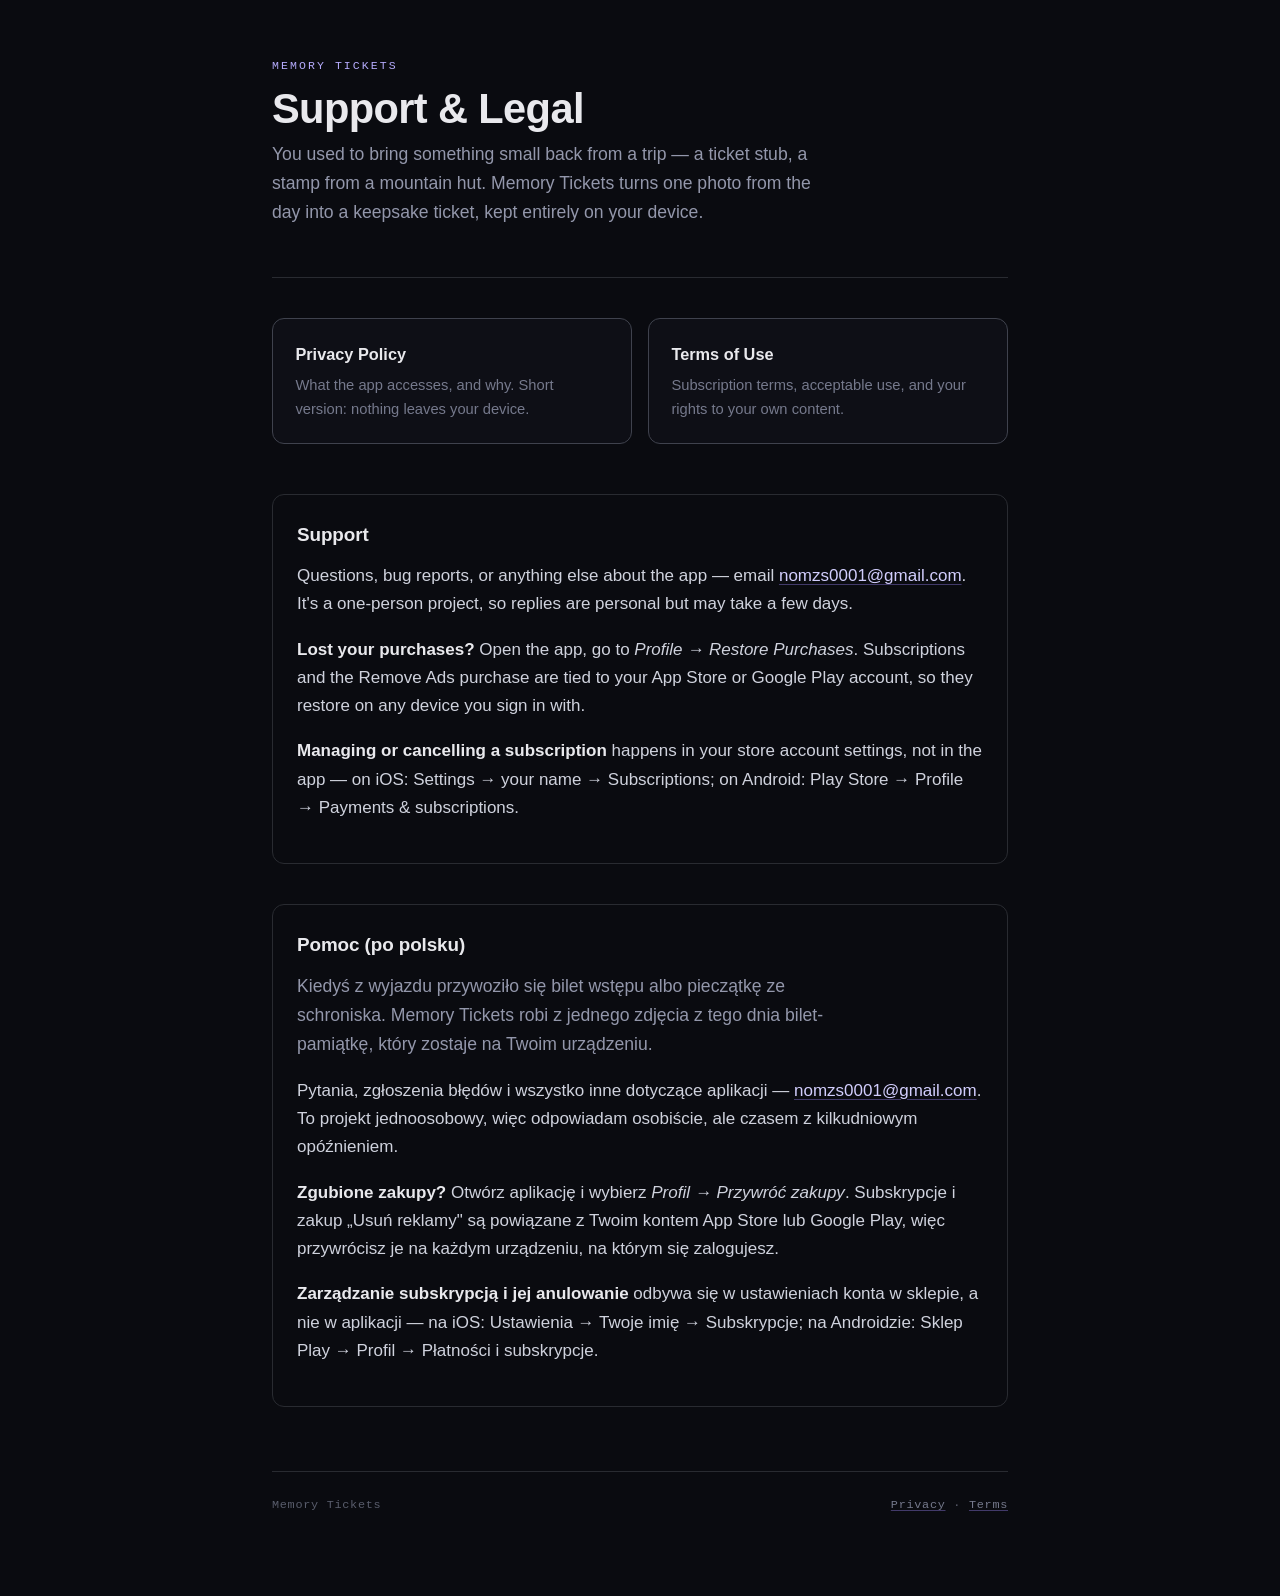
<file: index.html>
<!doctype html>
<html lang="en">
<head>
<meta charset="utf-8">
<meta name="viewport" content="width=device-width, initial-scale=1">
<title>Memory Tickets — Support &amp; Legal</title>
<meta name="description" content="Support and legal documents for Memory Tickets — the app that turns one photo from your day into a keepsake ticket, kept on your device.">
<meta name="color-scheme" content="dark">
<link rel="stylesheet" href="style.css">
<link rel="icon" href="data:image/svg+xml,<svg xmlns='http://www.w3.org/2000/svg' viewBox='0 0 100 100'><text y='.9em' font-size='90'>🎫</text></svg>">
</head>
<body>
<div class="wrap">

  <header class="masthead">
    <p class="eyebrow">Memory Tickets</p>
    <h1>Support &amp; Legal</h1>
    <p class="lede">You used to bring something small back from a trip — a ticket stub,
      a stamp from a mountain hut. Memory Tickets turns one photo from the day into a
      keepsake ticket, kept entirely on your device.</p>
  </header>

  <ul class="cards">
    <li>
      <a class="card" href="privacy-policy.html">
        <h3>Privacy Policy</h3>
        <p>What the app accesses, and why. Short version: nothing leaves your device.</p>
      </a>
    </li>
    <li>
      <a class="card" href="terms-of-use.html">
        <h3>Terms of Use</h3>
        <p>Subscription terms, acceptable use, and your rights to your own content.</p>
      </a>
    </li>
  </ul>

  <section class="contact">
    <h2>Support</h2>
    <p>Questions, bug reports, or anything else about the app — email
      <a href="mailto:nomzs0001@gmail.com">nomzs0001@gmail.com</a>.
      It's a one-person project, so replies are personal but may take a few days.</p>
    <p><strong>Lost your purchases?</strong> Open the app, go to
      <em>Profile → Restore Purchases</em>. Subscriptions and the Remove&nbsp;Ads
      purchase are tied to your App&nbsp;Store or Google&nbsp;Play account, so they
      restore on any device you sign in with.</p>
    <p><strong>Managing or cancelling a subscription</strong> happens in your store
      account settings, not in the app — on iOS: Settings → your name → Subscriptions;
      on Android: Play Store → Profile → Payments &amp; subscriptions.</p>
  </section>

  <section class="contact" lang="pl">
    <h2>Pomoc (po polsku)</h2>
    <p class="lede">Kiedyś z wyjazdu przywoziło się bilet wstępu albo pieczątkę ze
      schroniska. Memory Tickets robi z jednego zdjęcia z tego dnia bilet-pamiątkę,
      który zostaje na Twoim urządzeniu.</p>
    <p>Pytania, zgłoszenia błędów i wszystko inne dotyczące aplikacji —
      <a href="mailto:nomzs0001@gmail.com">nomzs0001@gmail.com</a>.
      To projekt jednoosobowy, więc odpowiadam osobiście, ale czasem z kilkudniowym
      opóźnieniem.</p>
    <p><strong>Zgubione zakupy?</strong> Otwórz aplikację i wybierz
      <em>Profil → Przywróć zakupy</em>. Subskrypcje i zakup „Usuń reklamy" są
      powiązane z Twoim kontem App&nbsp;Store lub Google&nbsp;Play, więc przywrócisz
      je na każdym urządzeniu, na którym się zalogujesz.</p>
    <p><strong>Zarządzanie subskrypcją i jej anulowanie</strong> odbywa się
      w ustawieniach konta w sklepie, a nie w aplikacji — na iOS: Ustawienia → Twoje
      imię → Subskrypcje; na Androidzie: Sklep Play → Profil → Płatności
      i subskrypcje.</p>
  </section>

  <footer>
    <span>Memory Tickets</span>
    <span><a href="privacy-policy.html">Privacy</a> · <a href="terms-of-use.html">Terms</a></span>
  </footer>

</div>
</body>
</html>
</file>
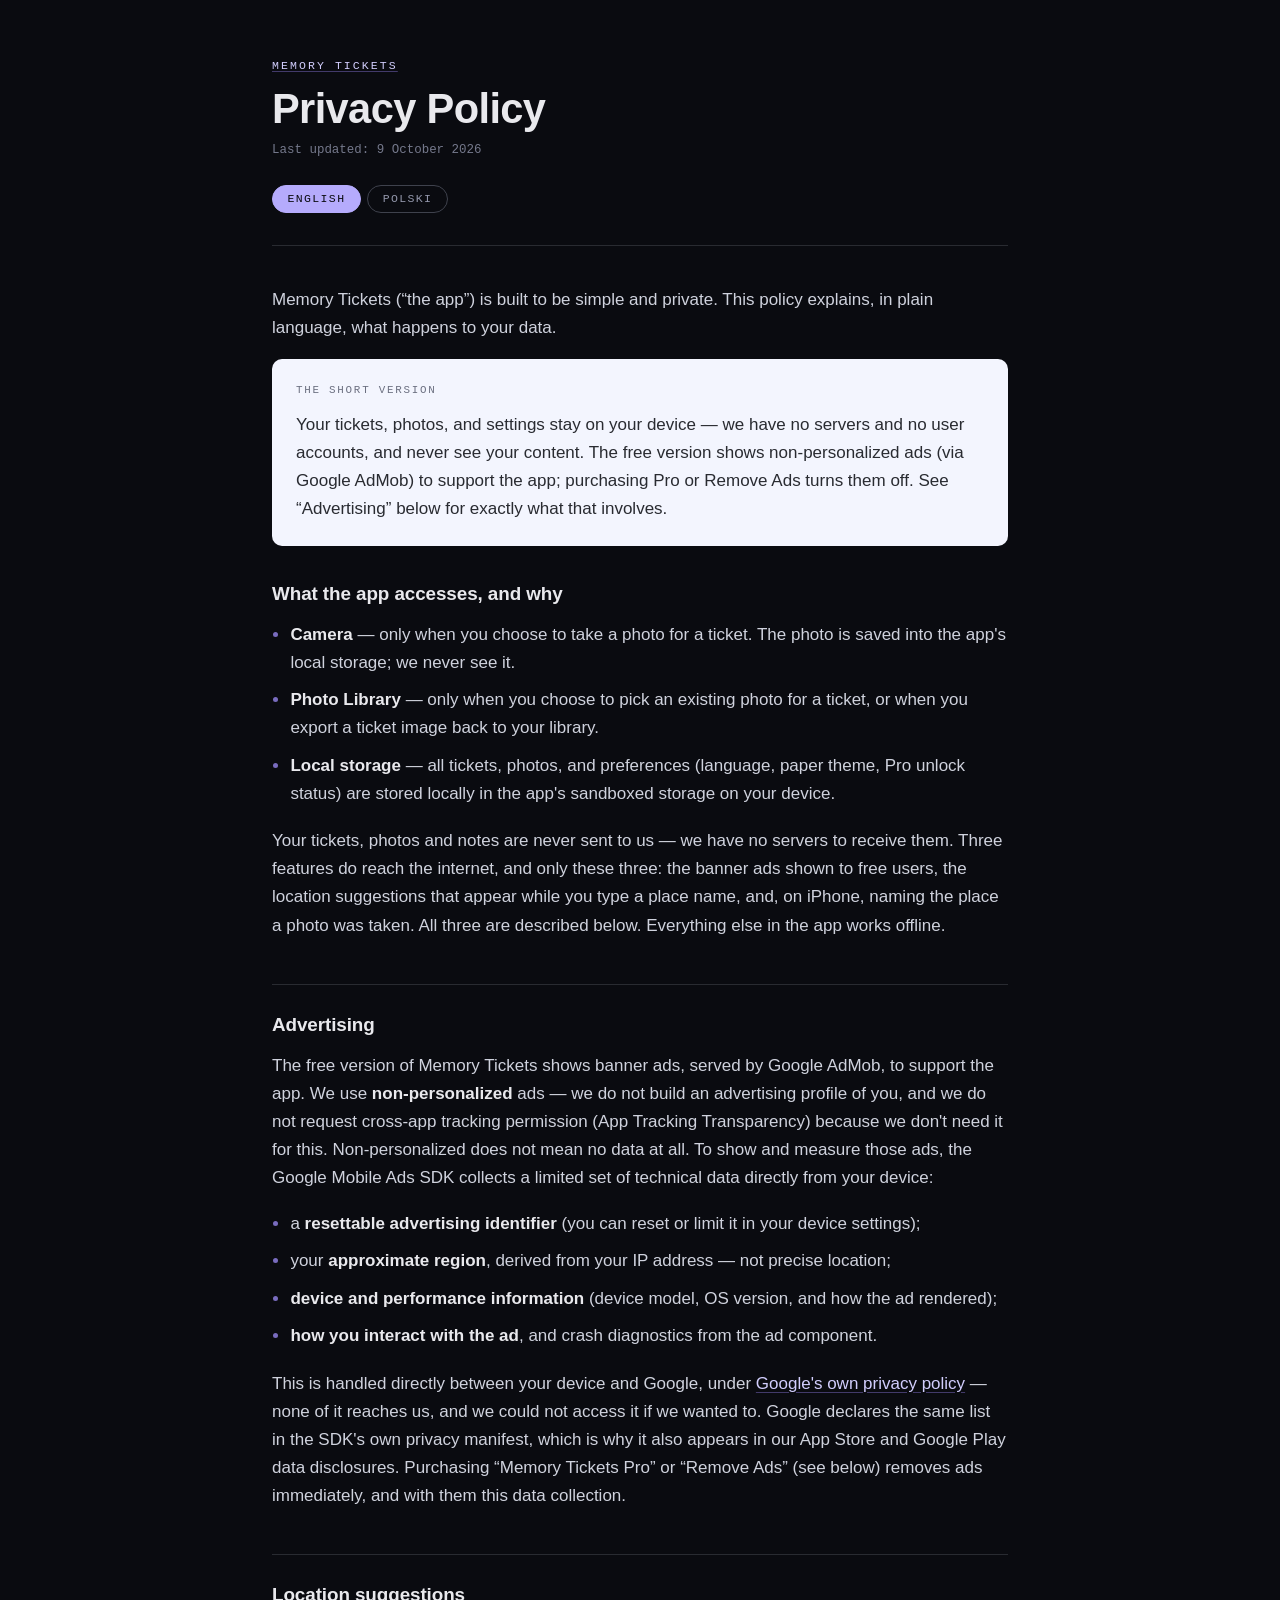
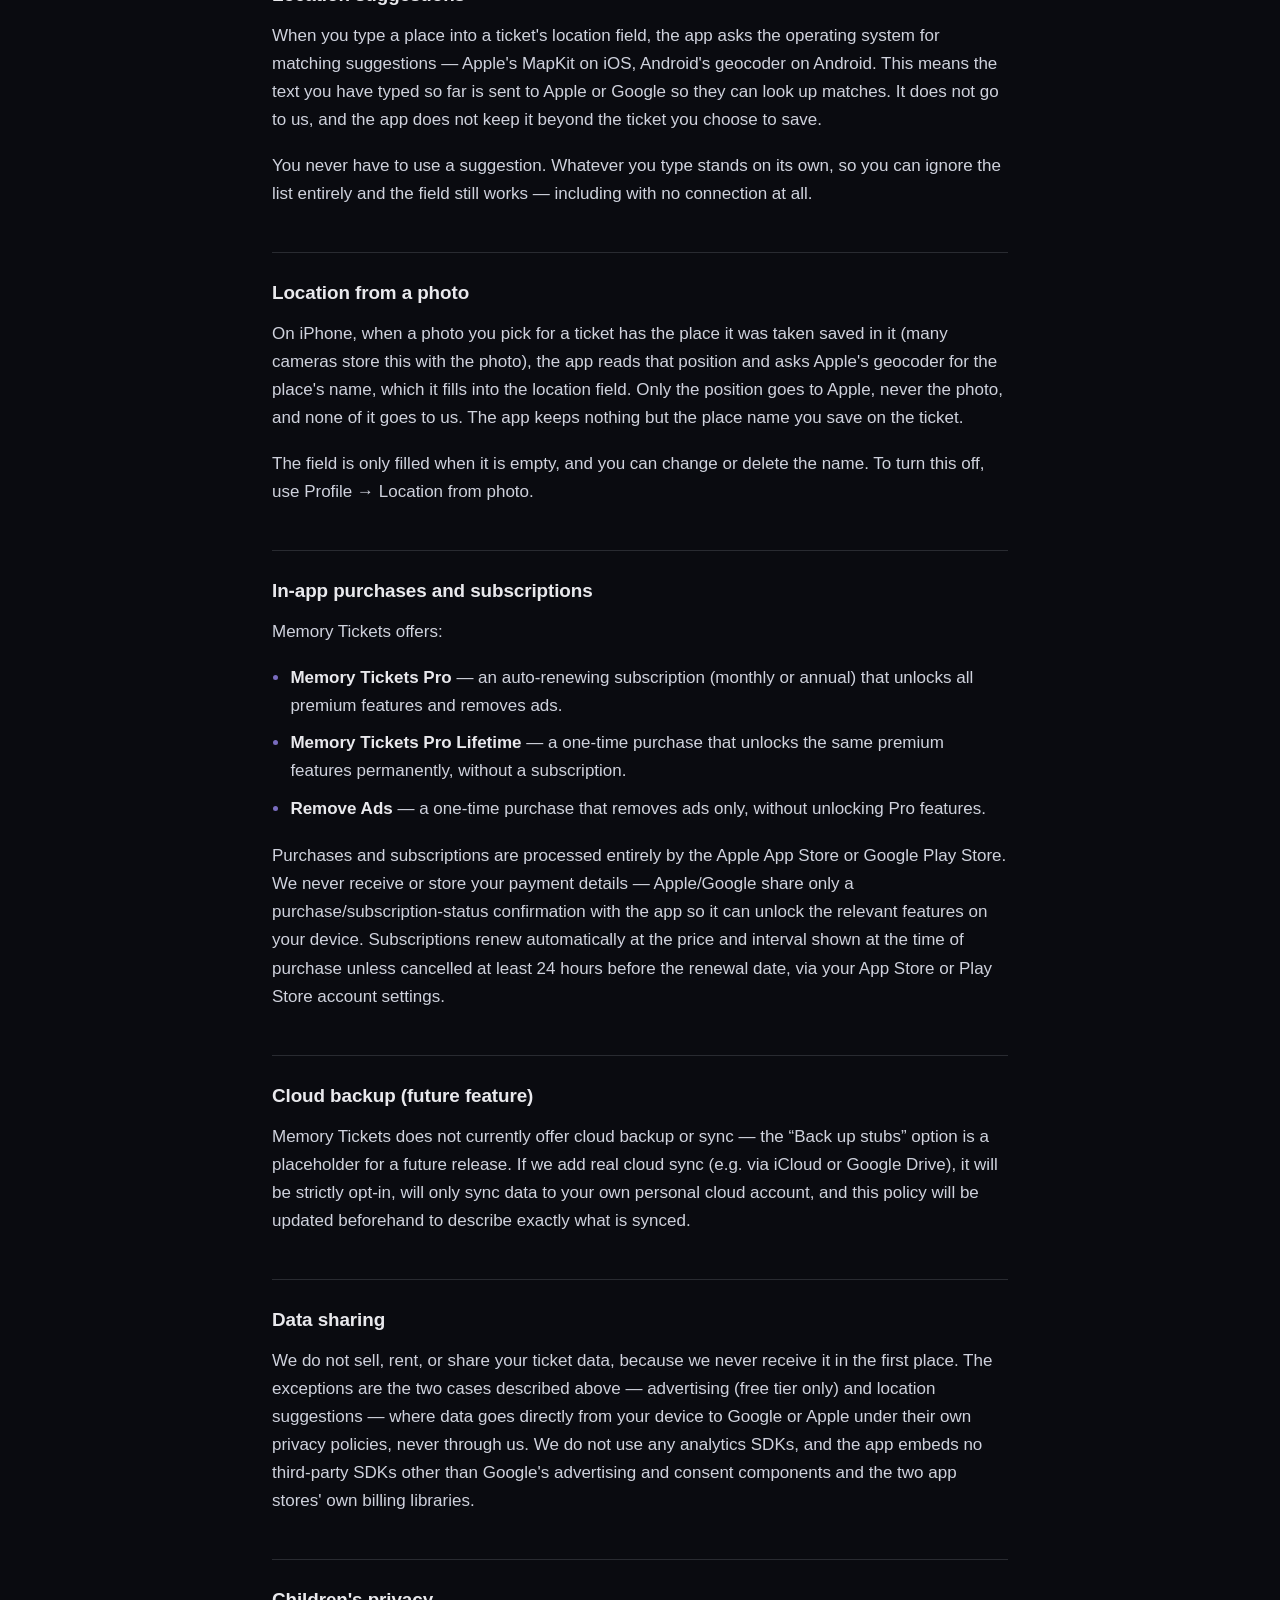
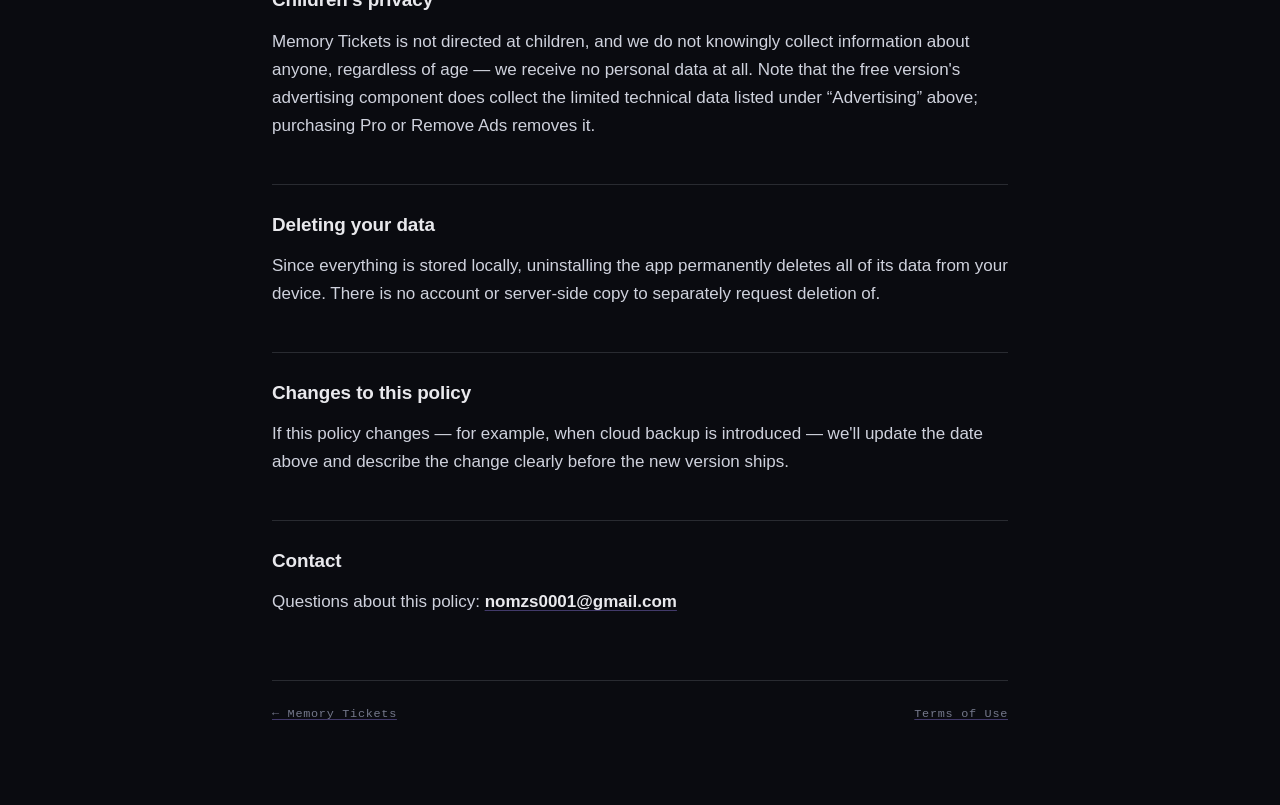
<file: privacy-policy.html>
<!doctype html>
<html lang="en">
<head>
<meta charset="utf-8">
<meta name="viewport" content="width=device-width, initial-scale=1">
<title>Privacy Policy — Memory Tickets</title>
<meta name="description" content="Memory Tickets privacy policy. Your tickets, photos and settings stay on your device.">
<meta name="color-scheme" content="dark">
<link rel="stylesheet" href="style.css">
<link rel="icon" href="data:image/svg+xml,<svg xmlns='http://www.w3.org/2000/svg' viewBox='0 0 100 100'><text y='.9em' font-size='90'>🎫</text></svg>">
<script>document.documentElement.className += " js";</script>
</head>
<body>
<div class="wrap">

  <header class="masthead">
    <p class="eyebrow"><a href="index.html">Memory Tickets</a></p>
    <h1 data-t-en="Privacy Policy" data-t-pl="Polityka prywatności">Privacy Policy</h1>
    <p class="updated"
       data-t-en="Last updated: 9 October 2026"
       data-t-pl="Ostatnia aktualizacja: 9 października 2026">Last updated: 9 October 2026</p>
    <div class="langbar">
      <button type="button" data-set-lang="en" aria-pressed="true">English</button>
      <button type="button" data-set-lang="pl" aria-pressed="false">Polski</button>
    </div>
  </header>

  <!-- ============================ ENGLISH ============================ -->
  <div data-lang="en" class="is-active" lang="en">

    <p>Memory Tickets (“the app”) is built to be simple and private. This policy
      explains, in plain language, what happens to your data.</p>

    <div class="stub">
      <span class="stub-label">The short version</span>
      <p>Your tickets, photos, and settings stay on your device — we have no servers
        and no user accounts, and never see your content. The free version shows
        non-personalized ads (via Google AdMob) to support the app; purchasing Pro or
        Remove Ads turns them off. See “Advertising” below for exactly what that
        involves.</p>
    </div>

    <h2>What the app accesses, and why</h2>
    <ul>
      <li><strong>Camera</strong> — only when you choose to take a photo for a ticket.
        The photo is saved into the app's local storage; we never see it.</li>
      <li><strong>Photo Library</strong> — only when you choose to pick an existing
        photo for a ticket, or when you export a ticket image back to your library.</li>
      <li><strong>Local storage</strong> — all tickets, photos, and preferences
        (language, paper theme, Pro unlock status) are stored locally in the app's
        sandboxed storage on your device.</li>
    </ul>
    <p>Your tickets, photos and notes are never sent to us — we have no servers to
      receive them. Three features do reach the internet, and only these three: the banner ads shown to free users, the location suggestions that appear while you type a place name, and, on iPhone, naming the place a photo was taken. All three are described below. Everything else in the app works offline.</p>

    <h2>Advertising</h2>
    <p>The free version of Memory Tickets shows banner ads, served by Google AdMob, to
      support the app. We use <strong>non-personalized</strong> ads — we do not build an
      advertising profile of you, and we do not request cross-app tracking permission
      (App Tracking Transparency) because we don't need it for this. Non-personalized does not mean
      no data at all. To show and measure those ads, the Google Mobile Ads SDK collects a
      limited set of technical data directly from your device:</p>
    <ul>
      <li>a <strong>resettable advertising identifier</strong> (you can reset or limit it
        in your device settings);</li>
      <li>your <strong>approximate region</strong>, derived from your IP address — not
        precise location;</li>
      <li><strong>device and performance information</strong> (device model, OS version,
        and how the ad rendered);</li>
      <li><strong>how you interact with the ad</strong>, and crash diagnostics from the
        ad component.</li>
    </ul>
    <p>This is handled directly between your device and Google, under
      <a href="https://policies.google.com/privacy">Google's own privacy policy</a> —
      none of it reaches us, and we could not access it if we wanted to. Google declares
      the same list in the SDK's own privacy manifest, which is why it also appears in
      our App Store and Google Play data disclosures. Purchasing “Memory Tickets Pro” or
      “Remove Ads” (see below) removes ads immediately, and with them this data
      collection.</p>

    <h2>Location suggestions</h2>
    <p>When you type a place into a ticket's location field, the app asks the operating
      system for matching suggestions — Apple's MapKit on iOS, Android's geocoder on
      Android. This means the text you have typed so far is sent to Apple or Google so
      they can look up matches. It does not go to us, and the app does not keep it beyond
      the ticket you choose to save.</p>
    <p>You never have to use a suggestion. Whatever you type stands on its own, so you can
      ignore the list entirely and the field still works — including with no connection at
      all.</p>

    <h2>Location from a photo</h2>
    <p>On iPhone, when a photo you pick for a ticket has the place it was taken saved in it (many cameras store this with the photo), the app reads that position and asks Apple's geocoder for the place's name, which it fills into the location field. Only the position goes to Apple, never the photo, and none of it goes to us. The app keeps nothing but the place name you save on the ticket.</p>
    <p>The field is only filled when it is empty, and you can change or delete the name. To turn this off, use Profile → Location from photo.</p>

    <h2>In-app purchases and subscriptions</h2>
    <p>Memory Tickets offers:</p>
    <ul>
      <li><strong>Memory Tickets Pro</strong> — an auto-renewing subscription (monthly
        or annual) that unlocks all premium features and removes ads.</li>
      <li><strong>Memory Tickets Pro Lifetime</strong> — a one-time purchase that
        unlocks the same premium features permanently, without a subscription.</li>
      <li><strong>Remove Ads</strong> — a one-time purchase that removes ads only,
        without unlocking Pro features.</li>
    </ul>
    <p>Purchases and subscriptions are processed entirely by the Apple App Store or
      Google Play Store. We never receive or store your payment details — Apple/Google
      share only a purchase/subscription-status confirmation with the app so it can
      unlock the relevant features on your device. Subscriptions renew automatically at
      the price and interval shown at the time of purchase unless cancelled at least
      24 hours before the renewal date, via your App Store or Play Store account
      settings.</p>

    <h2>Cloud backup (future feature)</h2>
    <p>Memory Tickets does not currently offer cloud backup or sync — the “Back up
      stubs” option is a placeholder for a future release. If we add real cloud sync
      (e.g. via iCloud or Google Drive), it will be strictly opt-in, will only sync data
      to your own personal cloud account, and this policy will be updated beforehand to
      describe exactly what is synced.</p>

    <h2>Data sharing</h2>
    <p>We do not sell, rent, or share your ticket data, because we never receive it in
      the first place. The exceptions are the two cases described above — advertising
      (free tier only) and location suggestions — where data goes directly from your
      device to Google or Apple under their own privacy policies, never through us. We do
      not use any analytics SDKs, and the app embeds no third-party SDKs other than
      Google's advertising and consent components and the two app stores' own billing
      libraries.</p>

    <h2>Children's privacy</h2>
    <p>Memory Tickets is not directed at children, and we do not knowingly collect
      information about anyone, regardless of age — we receive no personal data at all.
      Note that the free version's advertising component does collect the limited
      technical data listed under “Advertising” above; purchasing Pro or Remove Ads
      removes it.</p>

    <h2>Deleting your data</h2>
    <p>Since everything is stored locally, uninstalling the app permanently deletes all
      of its data from your device. There is no account or server-side copy to
      separately request deletion of.</p>

    <h2>Changes to this policy</h2>
    <p>If this policy changes — for example, when cloud backup is introduced — we'll
      update the date above and describe the change clearly before the new version
      ships.</p>

    <h2>Contact</h2>
    <p>Questions about this policy:
      <a href="mailto:nomzs0001@gmail.com"><strong>nomzs0001@gmail.com</strong></a></p>
  </div>

  <!-- ============================ POLSKI ============================ -->
  <div data-lang="pl" lang="pl">

    <p>Memory Tickets („aplikacja”) zostało zaprojektowane tak, by było proste
      i prywatne. Niniejsza polityka wyjaśnia prostym językiem, co dzieje się z Twoimi
      danymi.</p>

    <div class="stub">
      <span class="stub-label">W skrócie</span>
      <p>Twoje bilety, zdjęcia i ustawienia pozostają na Twoim urządzeniu — nie mamy
        serwerów ani kont użytkowników i nigdy nie widzimy Twoich treści. Wersja
        bezpłatna wyświetla niespersonalizowane reklamy (przez Google AdMob), które
        wspierają rozwój aplikacji; zakup Pro lub „Usuń reklamy” je wyłącza. Szczegóły
        w sekcji „Reklamy” poniżej.</p>
    </div>

    <h2>Do czego aplikacja ma dostęp i dlaczego</h2>
    <ul>
      <li><strong>Aparat</strong> — wyłącznie wtedy, gdy sam zdecydujesz się zrobić
        zdjęcie do biletu. Zdjęcie zapisywane jest w lokalnej pamięci aplikacji; nigdy
        go nie widzimy.</li>
      <li><strong>Galeria zdjęć</strong> — wyłącznie wtedy, gdy sam wybierzesz
        istniejące zdjęcie do biletu albo wyeksportujesz obraz biletu z powrotem do
        galerii.</li>
      <li><strong>Pamięć lokalna</strong> — wszystkie bilety, zdjęcia i preferencje
        (język, motyw papieru, status Pro) przechowywane są lokalnie, w wydzielonej
        pamięci aplikacji na Twoim urządzeniu.</li>
    </ul>
    <p>Twoje bilety, zdjęcia i notatki nigdy nie trafiają do nas — nie mamy serwerów,
      które mogłyby je odebrać. Trzy funkcje łączą się z internetem i tylko te trzy: baner reklamowy pokazywany w wersji bezpłatnej, podpowiedzi lokalizacji pojawiające się podczas wpisywania nazwy miejsca oraz, na iPhonie, nazwa miejsca, w którym zrobiono zdjęcie. Wszystkie trzy opisujemy poniżej. Cała
      reszta aplikacji działa offline.</p>

    <h2>Reklamy</h2>
    <p>Bezpłatna wersja Memory Tickets wyświetla banery reklamowe serwowane przez Google
      AdMob, które wspierają rozwój aplikacji. Używamy reklam
      <strong>niespersonalizowanych</strong> — nie budujemy Twojego profilu reklamowego
      i nie prosimy o zgodę na śledzenie między aplikacjami (App Tracking Transparency),
      ponieważ nie jest nam ona do tego potrzebna. Niespersonalizowane nie
      oznacza jednak „bez żadnych danych”. Aby wyświetlić i zmierzyć te reklamy, pakiet
      Google Mobile Ads pobiera z Twojego urządzenia ograniczony zestaw danych
      technicznych:</p>
    <ul>
      <li><strong>resetowalny identyfikator reklamowy</strong> (możesz go zresetować lub
        ograniczyć w ustawieniach urządzenia);</li>
      <li><strong>przybliżony region</strong> ustalony na podstawie adresu IP — nie
        dokładną lokalizację;</li>
      <li><strong>informacje o urządzeniu i jego wydajności</strong> (model, wersja
        systemu, sposób wyrenderowania reklamy);</li>
      <li><strong>sposób interakcji z reklamą</strong> oraz dane diagnostyczne awarii
        komponentu reklamowego.</li>
    </ul>
    <p>Odbywa się to bezpośrednio między Twoim urządzeniem a Google, na zasadach
      <a href="https://policies.google.com/privacy">polityki prywatności Google</a> —
      nic z tego do nas nie trafia i nie moglibyśmy uzyskać do tego dostępu, nawet
      gdybyśmy chcieli. Google deklaruje tę samą listę we własnym manifeście prywatności
      pakietu, dlatego pojawia się ona również w naszych deklaracjach danych w App Store
      i Google Play. Zakup „Memory Tickets Pro” lub „Usuń reklamy” (patrz niżej)
      natychmiast usuwa reklamy, a wraz z nimi to zbieranie danych.</p>

    <h2>Podpowiedzi lokalizacji</h2>
    <p>Gdy wpisujesz miejsce w pole lokalizacji biletu, aplikacja prosi system operacyjny
      o pasujące podpowiedzi — MapKit firmy Apple na iOS, geokoder Androida na
      Androidzie. Oznacza to, że wpisany dotąd tekst trafia do Apple lub Google, aby
      wyszukać dopasowania. Nie trafia do nas, a aplikacja nie przechowuje go poza
      biletem, który zdecydujesz się zapisać.</p>
    <p>Nigdy nie musisz korzystać z podpowiedzi. To, co wpiszesz, jest wystarczające samo
      w sobie, więc możesz całkowicie zignorować listę, a pole nadal zadziała — również
      bez połączenia z internetem.</p>

    <h2>Lokalizacja ze zdjęcia</h2>
    <p>Na iPhonie, gdy zdjęcie wybrane do biletu ma zapisane miejsce, w którym je zrobiono (wiele aparatów zapisuje je razem ze zdjęciem), aplikacja odczytuje tę pozycję i prosi geokoder Apple o nazwę miejsca, którą wpisuje w pole lokalizacji. Do Apple trafia tylko sama pozycja, nigdy zdjęcie, a do nas nic. Aplikacja zachowuje jedynie nazwę miejsca zapisaną na bilecie.</p>
    <p>Pole wypełnia się tylko wtedy, gdy jest puste, a nazwę możesz zmienić lub usunąć. Funkcję wyłączysz w Profilu → Lokalizacja ze zdjęcia.</p>

    <h2>Zakupy w aplikacji i subskrypcje</h2>
    <p>Memory Tickets oferuje:</p>
    <ul>
      <li><strong>Memory Tickets Pro</strong> — automatycznie odnawiającą się
        subskrypcję (miesięczną lub roczną), która odblokowuje wszystkie funkcje premium
        i usuwa reklamy.</li>
      <li><strong>Memory Tickets Pro Lifetime</strong> — jednorazowy zakup, który
        odblokowuje te same funkcje premium na stałe, bez subskrypcji.</li>
      <li><strong>Usuń reklamy</strong> — jednorazowy zakup, który usuwa wyłącznie
        reklamy, bez odblokowywania funkcji Pro.</li>
    </ul>
    <p>Zakupy i subskrypcje obsługiwane są w całości przez Apple App Store lub Google
      Play. Nigdy nie otrzymujemy ani nie przechowujemy Twoich danych płatniczych —
      Apple/Google przekazują aplikacji wyłącznie potwierdzenie statusu zakupu lub
      subskrypcji, aby mogła odblokować odpowiednie funkcje na Twoim urządzeniu.
      Subskrypcje odnawiają się automatycznie w cenie i interwale pokazanych w momencie
      zakupu, o ile nie zostaną anulowane co najmniej 24 godziny przed datą odnowienia,
      w ustawieniach konta App Store lub Google Play.</p>

    <h2>Kopia zapasowa w chmurze (funkcja przyszła)</h2>
    <p>Memory Tickets nie oferuje obecnie kopii zapasowej ani synchronizacji w chmurze —
      opcja „Kopia zapasowa biletów” to zapowiedź przyszłej wersji. Jeśli dodamy
      prawdziwą synchronizację (np. przez iCloud lub Google Drive), będzie ona wyłącznie
      dobrowolna, będzie synchronizować dane tylko z Twoim własnym, osobistym kontem
      w chmurze, a niniejsza polityka zostanie wcześniej zaktualizowana o dokładny opis
      tego, co jest synchronizowane.</p>

    <h2>Udostępnianie danych</h2>
    <p>Nie sprzedajemy, nie wynajmujemy ani nie udostępniamy danych Twoich biletów,
      ponieważ w ogóle ich nie otrzymujemy. Wyjątkiem są dwie sytuacje opisane wyżej —
      reklamy (tylko wersja bezpłatna) oraz podpowiedzi lokalizacji — w których dane
      trafiają bezpośrednio z Twojego urządzenia do Google lub Apple, na zasadach ich
      własnych polityk prywatności, nigdy za naszym pośrednictwem. Nie używamy żadnych
      SDK analitycznych, a aplikacja nie zawiera zewnętrznych pakietów innych niż
      komponenty reklamowe i zgód Google oraz biblioteki płatności obu sklepów.</p>

    <h2>Prywatność dzieci</h2>
    <p>Memory Tickets nie jest skierowane do dzieci i nie zbieramy świadomie informacji
      o nikim, niezależnie od wieku — nie otrzymujemy żadnych danych osobowych. Pamiętaj,
      że komponent reklamowy w wersji bezpłatnej pobiera ograniczone dane techniczne
      wymienione wyżej w sekcji „Reklamy”; zakup Pro lub „Usuń reklamy” to eliminuje.</p>

    <h2>Usuwanie danych</h2>
    <p>Ponieważ wszystko przechowywane jest lokalnie, odinstalowanie aplikacji trwale
      usuwa wszystkie jej dane z Twojego urządzenia. Nie istnieje żadne konto ani kopia
      po stronie serwera, o której usunięcie trzeba by osobno wnioskować.</p>

    <h2>Zmiany w polityce</h2>
    <p>Jeśli niniejsza polityka ulegnie zmianie — na przykład przy wprowadzeniu kopii
      zapasowej w chmurze — zaktualizujemy datę powyżej i jasno opiszemy zmianę, zanim
      nowa wersja trafi do użytkowników.</p>

    <h2>Kontakt</h2>
    <p>Pytania dotyczące tej polityki:
      <a href="mailto:nomzs0001@gmail.com"><strong>nomzs0001@gmail.com</strong></a></p>
  </div>

  <footer>
    <span><a href="index.html">← Memory Tickets</a></span>
    <span><a href="terms-of-use.html">Terms of Use</a></span>
  </footer>

</div>
<script src="lang.js"></script>
</body>
</html>
</file>
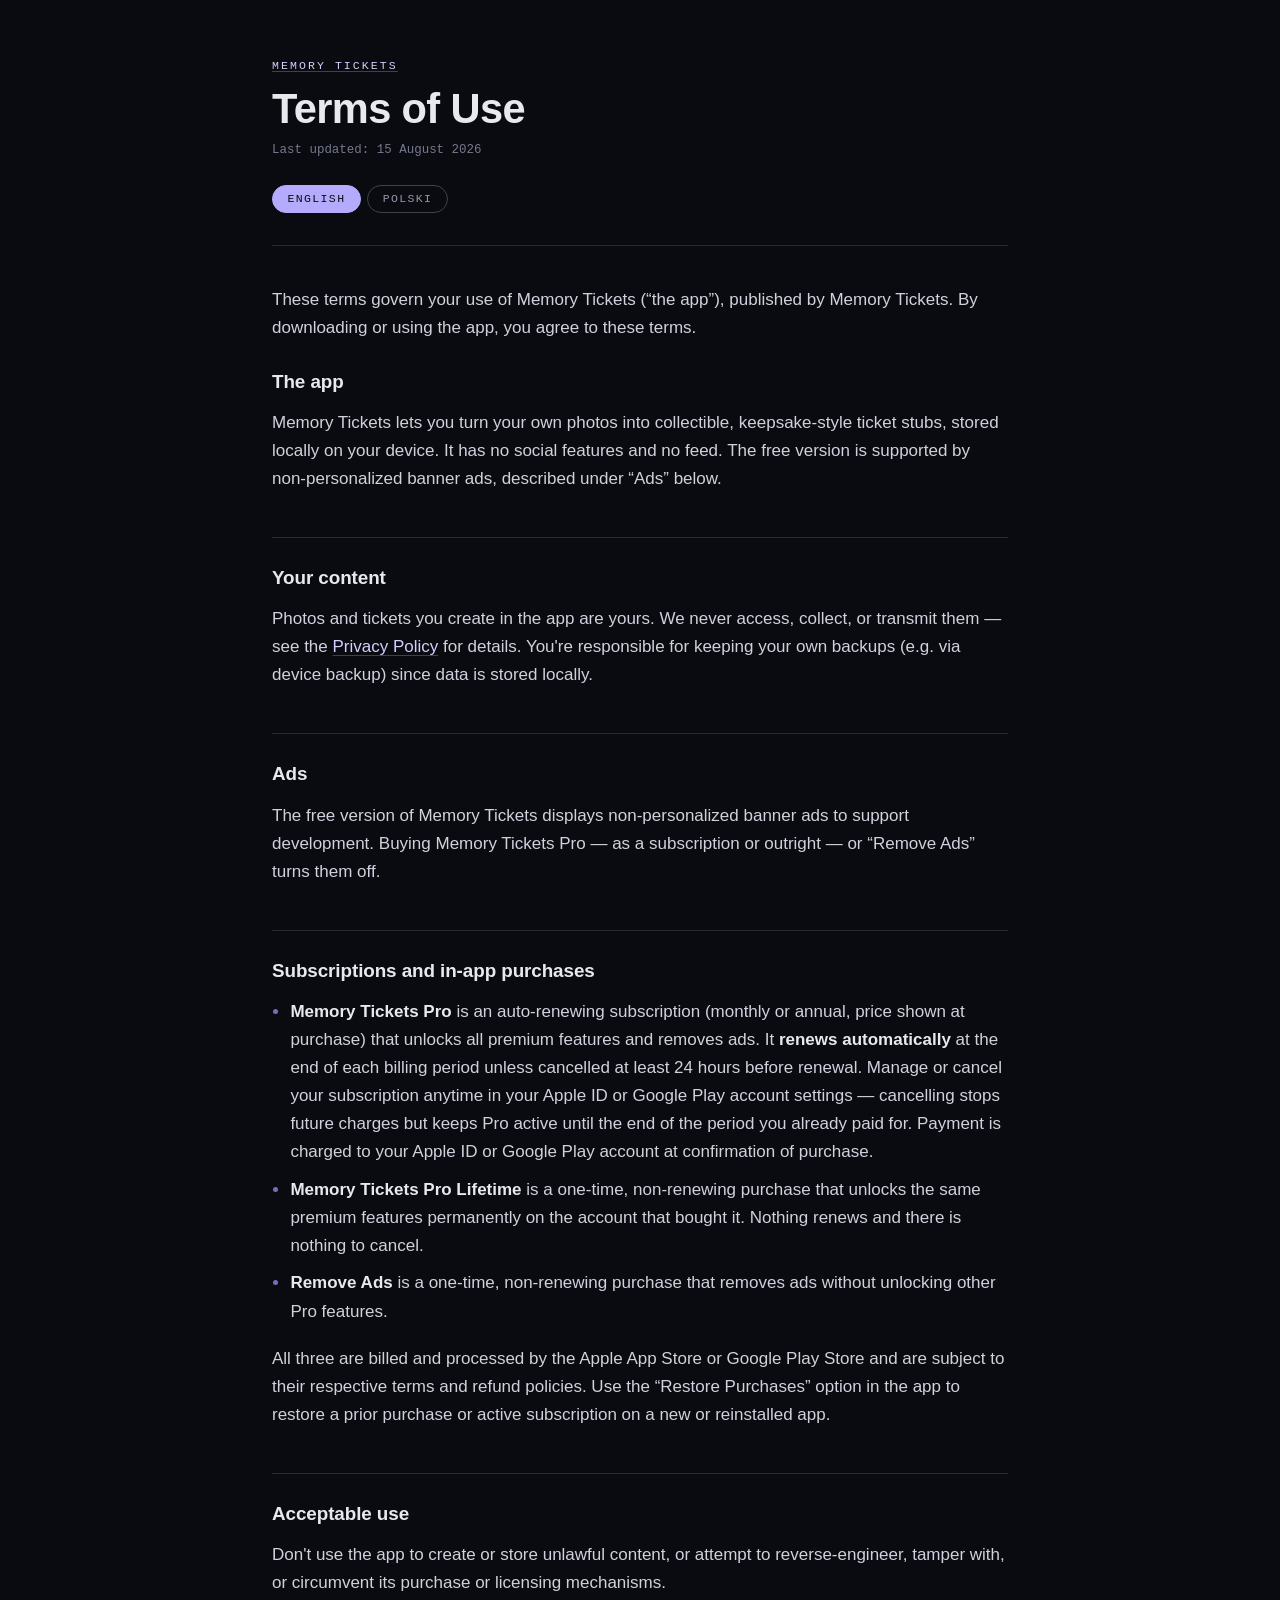
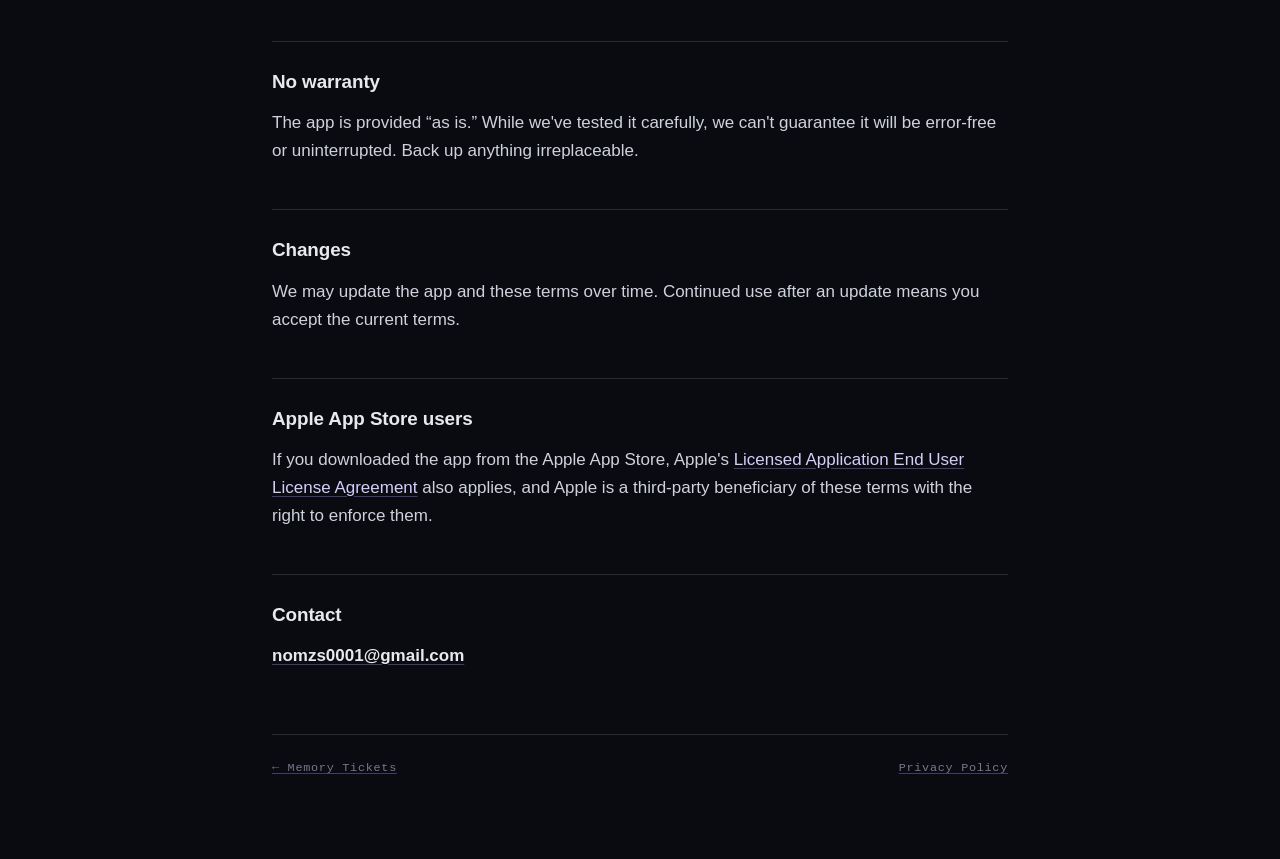
<file: terms-of-use.html>
<!doctype html>
<html lang="en">
<head>
<meta charset="utf-8">
<meta name="viewport" content="width=device-width, initial-scale=1">
<title>Terms of Use — Memory Tickets</title>
<meta name="description" content="Memory Tickets terms of use, including subscription and in-app purchase terms.">
<meta name="color-scheme" content="dark">
<link rel="stylesheet" href="style.css">
<link rel="icon" href="data:image/svg+xml,<svg xmlns='http://www.w3.org/2000/svg' viewBox='0 0 100 100'><text y='.9em' font-size='90'>🎫</text></svg>">
<script>document.documentElement.className += " js";</script>
</head>
<body>
<div class="wrap">

  <header class="masthead">
    <p class="eyebrow"><a href="index.html">Memory Tickets</a></p>
    <h1 data-t-en="Terms of Use" data-t-pl="Regulamin">Terms of Use</h1>
    <p class="updated"
       data-t-en="Last updated: 15 August 2026"
       data-t-pl="Ostatnia aktualizacja: 15 sierpnia 2026">Last updated: 15 August 2026</p>
    <div class="langbar">
      <button type="button" data-set-lang="en" aria-pressed="true">English</button>
      <button type="button" data-set-lang="pl" aria-pressed="false">Polski</button>
    </div>
  </header>

  <!-- ============================ ENGLISH ============================ -->
  <div data-lang="en" class="is-active" lang="en">

    <p>These terms govern your use of Memory Tickets (“the app”), published by Memory
      Tickets. By downloading or using the app, you agree to these terms.</p>

    <h2>The app</h2>
    <p>Memory Tickets lets you turn your own photos into collectible, keepsake-style
      ticket stubs, stored locally on your device. It has no social features and no
      feed. The free version is supported by non-personalized banner ads, described
      under “Ads” below.</p>

    <h2>Your content</h2>
    <p>Photos and tickets you create in the app are yours. We never access, collect, or
      transmit them — see the <a href="privacy-policy.html">Privacy Policy</a> for
      details. You're responsible for keeping your own backups (e.g. via device backup)
      since data is stored locally.</p>

    <h2>Ads</h2>
    <p>The free version of Memory Tickets displays non-personalized banner ads to
      support development. Buying Memory Tickets Pro — as a subscription or outright —
      or “Remove Ads” turns them off.</p>

    <h2>Subscriptions and in-app purchases</h2>
    <ul>
      <li><strong>Memory Tickets Pro</strong> is an auto-renewing subscription (monthly
        or annual, price shown at purchase) that unlocks all premium features and
        removes ads. It <strong>renews automatically</strong> at the end of each billing
        period unless cancelled at least 24 hours before renewal. Manage or cancel your
        subscription anytime in your Apple ID or Google Play account settings —
        cancelling stops future charges but keeps Pro active until the end of the period
        you already paid for. Payment is charged to your Apple ID or Google Play account
        at confirmation of purchase.</li>
      <li><strong>Memory Tickets Pro Lifetime</strong> is a one-time, non-renewing
        purchase that unlocks the same premium features permanently on the account that
        bought it. Nothing renews and there is nothing to cancel.</li>
      <li><strong>Remove Ads</strong> is a one-time, non-renewing purchase that removes
        ads without unlocking other Pro features.</li>
    </ul>
    <p>All three are billed and processed by the Apple App Store or Google Play Store and are
      subject to their respective terms and refund policies. Use the “Restore Purchases”
      option in the app to restore a prior purchase or active subscription on a new or
      reinstalled app.</p>

    <h2>Acceptable use</h2>
    <p>Don't use the app to create or store unlawful content, or attempt to
      reverse-engineer, tamper with, or circumvent its purchase or licensing
      mechanisms.</p>

    <h2>No warranty</h2>
    <p>The app is provided “as is.” While we've tested it carefully, we can't guarantee
      it will be error-free or uninterrupted. Back up anything irreplaceable.</p>

    <h2>Changes</h2>
    <p>We may update the app and these terms over time. Continued use after an update
      means you accept the current terms.</p>

    <h2>Apple App Store users</h2>
    <p>If you downloaded the app from the Apple App Store, Apple's
      <a href="https://www.apple.com/legal/internet-services/itunes/dev/stdeula/">Licensed
      Application End User License Agreement</a> also applies, and Apple is a
      third-party beneficiary of these terms with the right to enforce them.</p>

    <h2>Contact</h2>
    <p><a href="mailto:nomzs0001@gmail.com"><strong>nomzs0001@gmail.com</strong></a></p>
  </div>

  <!-- ============================ POLSKI ============================ -->
  <div data-lang="pl" lang="pl">

    <p>Niniejszy regulamin określa zasady korzystania z Memory Tickets („aplikacja”),
      wydawanego przez Memory Tickets. Pobierając aplikację lub korzystając z niej,
      akceptujesz ten regulamin.</p>

    <h2>Aplikacja</h2>
    <p>Memory Tickets pozwala zamieniać Twoje własne zdjęcia w kolekcjonerskie,
      pamiątkowe bilety, przechowywane lokalnie na Twoim urządzeniu. Aplikacja nie ma
      funkcji społecznościowych ani tablicy aktualności. Wersja bezpłatna utrzymywana
      jest z niespersonalizowanych banerów reklamowych, opisanych w sekcji „Reklamy”
      poniżej.</p>

    <h2>Twoje treści</h2>
    <p>Zdjęcia i bilety, które tworzysz w aplikacji, należą do Ciebie. Nigdy nie mamy do
      nich dostępu, nie zbieramy ich ani nie przesyłamy — szczegóły w
      <a href="privacy-policy.html">Polityce prywatności</a>. Ponieważ dane
      przechowywane są lokalnie, to Ty odpowiadasz za wykonywanie własnych kopii
      zapasowych (np. przez kopię zapasową urządzenia).</p>

    <h2>Reklamy</h2>
    <p>Bezpłatna wersja Memory Tickets wyświetla niespersonalizowane banery reklamowe
      wspierające rozwój aplikacji. Zakup Memory Tickets Pro — w subskrypcji albo na
      własność — lub „Usuń reklamy” je wyłącza.</p>

    <h2>Subskrypcje i zakupy w aplikacji</h2>
    <ul>
      <li><strong>Memory Tickets Pro</strong> to automatycznie odnawiająca się
        subskrypcja (miesięczna lub roczna, w cenie pokazanej przy zakupie), która
        odblokowuje wszystkie funkcje premium i usuwa reklamy.
        <strong>Odnawia się automatycznie</strong> na koniec każdego okresu
        rozliczeniowego, o ile nie zostanie anulowana co najmniej 24 godziny przed
        odnowieniem. Subskrypcją możesz zarządzać lub anulować ją w dowolnym momencie
        w ustawieniach konta Apple ID lub Google Play — anulowanie wstrzymuje przyszłe
        opłaty, ale zachowuje Pro do końca opłaconego już okresu. Płatność pobierana
        jest z konta Apple ID lub Google Play w chwili potwierdzenia zakupu.</li>
      <li><strong>Memory Tickets Pro Lifetime</strong> to jednorazowy, nieodnawialny
        zakup, który odblokowuje te same funkcje premium na stałe na koncie, z którego
        został kupiony. Nic się nie odnawia i nie ma czego anulować.</li>
      <li><strong>Usuń reklamy</strong> to jednorazowy, nieodnawialny zakup, który usuwa
        reklamy bez odblokowywania pozostałych funkcji Pro.</li>
    </ul>
    <p>Wszystkie trzy są rozliczane i obsługiwane przez Apple App Store lub Google Play i podlegają
      ich regulaminom oraz zasadom zwrotów. Aby przywrócić wcześniejszy zakup lub
      aktywną subskrypcję na nowym lub ponownie zainstalowanym urządzeniu, użyj opcji
      „Przywróć zakupy” w aplikacji.</p>

    <h2>Dozwolone korzystanie</h2>
    <p>Nie używaj aplikacji do tworzenia ani przechowywania treści niezgodnych z prawem,
      ani nie próbuj poddawać jej inżynierii wstecznej, manipulować nią lub obchodzić
      jej mechanizmów zakupu i licencjonowania.</p>

    <h2>Brak gwarancji</h2>
    <p>Aplikacja dostarczana jest „w stanie, w jakim jest”. Choć testowaliśmy ją
      starannie, nie możemy zagwarantować, że będzie wolna od błędów lub dostępna bez
      przerw. Rób kopie zapasowe wszystkiego, co jest niezastąpione.</p>

    <h2>Zmiany</h2>
    <p>Możemy z czasem aktualizować aplikację i niniejszy regulamin. Dalsze korzystanie
      po aktualizacji oznacza akceptację aktualnej wersji regulaminu.</p>

    <h2>Użytkownicy Apple App Store</h2>
    <p>Jeśli pobrałeś aplikację z Apple App Store, zastosowanie ma również
      <a href="https://www.apple.com/legal/internet-services/itunes/dev/stdeula/">Licensed
      Application End User License Agreement</a> firmy Apple, a Apple jest beneficjentem
      będącym stroną trzecią niniejszego regulaminu, uprawnionym do jego
      egzekwowania.</p>

    <h2>Kontakt</h2>
    <p><a href="mailto:nomzs0001@gmail.com"><strong>nomzs0001@gmail.com</strong></a></p>
  </div>

  <footer>
    <span><a href="index.html">← Memory Tickets</a></span>
    <span><a href="privacy-policy.html">Privacy Policy</a></span>
  </footer>

</div>
<script src="lang.js"></script>
</body>
</html>
</file>
<file: style.css>
/* Memory Tickets — legal & support site.
   Palette mirrors the app's "Nocturne" design system (see
   ios/MemoryTickets/Sources/DesignSystem/Colors.swift). No external fonts or
   assets: the page must load instantly and work offline for store reviewers. */

:root {
  --bg: #0a0b10;
  --paper: #f3f5fe;
  --paper-text: #292b31;
  --text: #e9e9ed;
  --muted-1: #9397ab;
  --muted-2: #75798c;
  --muted-3: #595d6c;
  --hairline: #3f424d;
  --subtle: #292b31;
  --accent-300: #d2cefd;
  --accent-400: #b5abfc;
  --accent: #9184d9;
  --accent-700: #796cbf;
  --accent-900: #423a6a;

  --mono: ui-monospace, SFMono-Regular, "SF Mono", Menlo, Consolas,
    "Liberation Mono", monospace;
  --sans: -apple-system, BlinkMacSystemFont, "Segoe UI", Roboto, Helvetica,
    Arial, sans-serif;

  --measure: 46rem;
}

* { box-sizing: border-box; }

html { -webkit-text-size-adjust: 100%; }

body {
  margin: 0;
  background: var(--bg);
  color: var(--text);
  font-family: var(--sans);
  font-size: 17px;
  line-height: 1.65;
  /* Long-form legal text reads better slightly narrower than full-width. */
  padding: 0 1.25rem 5rem;
}

.wrap {
  max-width: var(--measure);
  margin: 0 auto;
}

/* ---------- Masthead ---------- */

header.masthead {
  padding: 3.5rem 0 2rem;
  border-bottom: 1px solid var(--subtle);
  margin-bottom: 2.5rem;
}

.eyebrow {
  font-family: var(--mono);
  font-size: 0.72rem;
  letter-spacing: 0.18em;
  text-transform: uppercase;
  color: var(--accent-400);
  margin: 0 0 0.6rem;
}

h1 {
  font-size: clamp(1.9rem, 5vw, 2.6rem);
  line-height: 1.15;
  letter-spacing: -0.015em;
  margin: 0 0 0.5rem;
  font-weight: 700;
}

.updated {
  font-family: var(--mono);
  font-size: 0.78rem;
  color: var(--muted-2);
  margin: 0;
}

/* ---------- Long-form content ---------- */

h2 {
  font-size: 1.18rem;
  letter-spacing: -0.005em;
  margin: 2.75rem 0 0.75rem;
  padding-top: 1.5rem;
  border-top: 1px solid var(--subtle);
  font-weight: 650;
}

h2:first-of-type { border-top: none; padding-top: 0; margin-top: 1.5rem; }

p, li { color: #cfd2dd; }

p { margin: 0 0 1.1rem; }

ul { margin: 0 0 1.2rem; padding-left: 1.15rem; }
li { margin-bottom: 0.6rem; }
li::marker { color: var(--accent-700); }

strong { color: var(--text); font-weight: 650; }

a {
  color: var(--accent-300);
  text-decoration-color: var(--accent-900);
  text-underline-offset: 0.15em;
}
a:hover { text-decoration-color: var(--accent-400); }

/* The "short version" callout — styled as a ticket stub in cream paper,
   echoing the app's core visual motif. */
.stub {
  background: var(--paper);
  color: var(--paper-text);
  border-radius: 10px;
  padding: 1.4rem 1.5rem;
  margin: 0 0 2rem;
  position: relative;
}
.stub p { color: var(--paper-text); margin: 0; }
.stub p + p { margin-top: 0.9rem; }
.stub strong { color: #14151a; }
.stub a { color: #4a3f8f; text-decoration-color: #b5abfc; }
.stub .stub-label {
  font-family: var(--mono);
  font-size: 0.68rem;
  letter-spacing: 0.16em;
  text-transform: uppercase;
  color: #6b6f80;
  display: block;
  margin-bottom: 0.7rem;
}

/* ---------- Language toggle ---------- */

.langbar {
  display: flex;
  gap: 0.4rem;
  align-items: center;
  margin-top: 1.5rem;
}

.langbar button {
  font-family: var(--mono);
  font-size: 0.72rem;
  letter-spacing: 0.12em;
  text-transform: uppercase;
  color: var(--muted-1);
  background: transparent;
  border: 1px solid var(--hairline);
  border-radius: 999px;
  padding: 0.4rem 0.9rem;
  cursor: pointer;
  transition: color 0.15s, border-color 0.15s, background 0.15s;
}
.langbar button:hover { color: var(--text); border-color: var(--muted-3); }
.langbar button[aria-pressed="true"] {
  color: var(--bg);
  background: var(--accent-400);
  border-color: var(--accent-400);
}

/* Without JS, both language versions stay visible — a store reviewer must
   never hit a blank page. JS marks the root, and only then do we filter. */
.js [data-lang] { display: none; }
.js [data-lang].is-active { display: block; }

/* When both are shown (no-JS), separate them clearly. */
[data-lang] + [data-lang] {
  margin-top: 4rem;
  padding-top: 2.5rem;
  border-top: 2px solid var(--hairline);
}
.js [data-lang] + [data-lang] {
  margin-top: 0;
  padding-top: 0;
  border-top: none;
}

/* ---------- Index / landing ---------- */

.lede {
  font-size: 1.1rem;
  color: var(--muted-1);
  max-width: 34rem;
}

.cards {
  display: grid;
  gap: 1rem;
  grid-template-columns: repeat(auto-fit, minmax(15rem, 1fr));
  margin: 2.5rem 0;
  padding: 0;
  list-style: none;
}

.card {
  display: block;
  border: 1px solid var(--hairline);
  border-radius: 12px;
  padding: 1.35rem 1.4rem;
  text-decoration: none;
  transition: border-color 0.15s, background 0.15s;
  background: #0e0f16;
}
.card:hover { border-color: var(--accent-700); background: #12131c; }
.card h3 {
  margin: 0 0 0.35rem;
  font-size: 1.02rem;
  color: var(--text);
  font-weight: 650;
}
.card p { margin: 0; font-size: 0.92rem; color: var(--muted-2); }

.contact {
  border: 1px solid var(--subtle);
  border-radius: 12px;
  padding: 1.5rem;
  margin-top: 2.5rem;
}
.contact h2 { border: none; padding-top: 0; margin-top: 0; }

/* ---------- Footer ---------- */

footer {
  margin-top: 4rem;
  padding-top: 1.5rem;
  border-top: 1px solid var(--subtle);
  font-family: var(--mono);
  font-size: 0.74rem;
  letter-spacing: 0.06em;
  color: var(--muted-3);
  display: flex;
  flex-wrap: wrap;
  gap: 0.5rem 1.25rem;
  justify-content: space-between;
}
footer a { color: var(--muted-2); }
footer a:hover { color: var(--accent-300); }

/* ---------- Motion / accessibility ---------- */

@media (prefers-reduced-motion: reduce) {
  * { transition: none !important; }
}

:focus-visible {
  outline: 2px solid var(--accent-400);
  outline-offset: 2px;
  border-radius: 3px;
}

/* Light-mode readers: keep the dark treatment (it is the brand), but ensure
   we never inherit a transparent body from the host. */
@media (prefers-color-scheme: light) {
  body { background: var(--bg); color: var(--text); }
}
</file>
